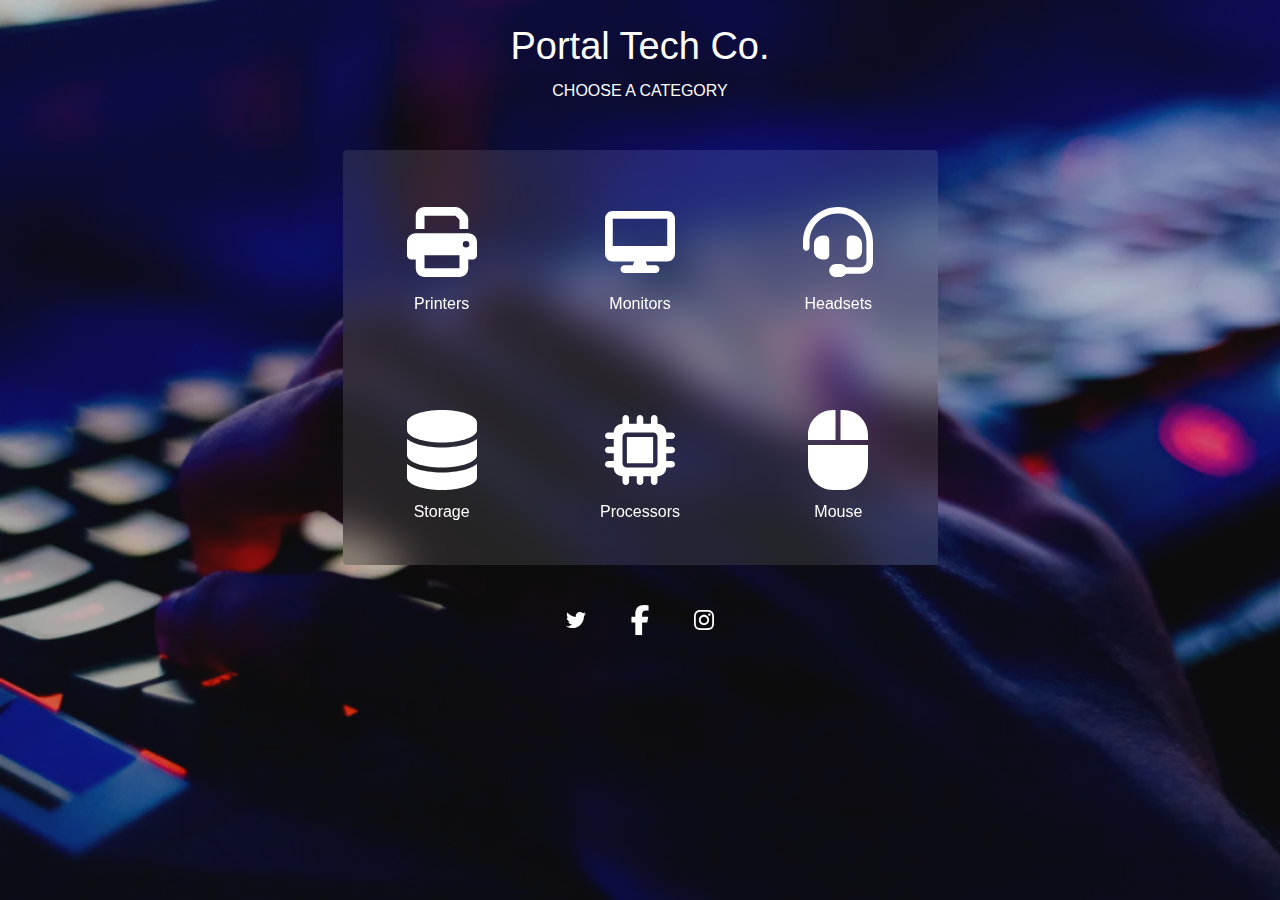
<file: index.html>
<!DOCTYPE html>
<html lang="en">
<head>
    <meta charset="UTF-8">
    <meta name="viewport" content="width=device-width, initial-scale=1.0">
    <title>Portal Tech Co.</title>
    <style>
        body {
            background-image: url(picture/bacground.png);
            background-size: cover;
            background-attachment: fixed;
            background-repeat: no-repeat;
            margin: 0px;
        }
        h1 {
            color: white;
            font-family: Arial, Helvetica, sans-serif;
            font-size: 38px;
            text-align: center;
            margin-bottom: 5px;
            font-weight: lighter;
        }

        h2 {
            text-transform: uppercase;
            font-size: 16px;
            color: white;
            font-family: Arial, Helvetica, sans-serif;
            text-align: center;
            margin-bottom: 5px;
            font-weight: lighter;
        }
        header{
            margin-bottom: 40px;
            width: 300px;
            margin-left: auto;
            margin-right: auto;
        }
        #menu {
            margin-left: auto;
            margin-right: auto;
            background-color: rgba(255, 255, 255, 0.103);
            backdrop-filter: blur(20px);
            max-width: 595px;
            width: 80%;
            height: 415px;
            border-radius: 4px;
            margin-bottom: 20px;
        }
       img {
        max-width: 70px;
        width: 40%;
        margin: auto;
        margin-top: 10px;
        padding: 50px;
       }
       p {
            color: white;
            font-family: Arial, Helvetica, sans-serif;
            font-size: 16px;
            text-align: center;
            margin-bottom: 5px;
            font-weight: lighter;
       }
       .top {
        display: flex;
        text-align: center;
        height: 50%;
        margin: 0px;
       }
       .bottom {
        display: flex;
        text-align: center;
      
        height: 50%;
        margin: 0px;
       }
       div {
        width: 100%;
        height: 130px;
        margin: 50px;
        padding: 0px;
       }
       .scale {
        margin: auto;
       }
       .paraf {
        color: rgb(255, 255, 255);
        margin-top: -5px;
 
        width: 98px;
        height: 23px;
        margin-left: auto;
        margin-right: auto;
       }
       a {
        text-decoration: none;
       }
        img{
            height: 80px;
            padding: 14px;
            margin: 0;
        }
        .scale:hover {
            scale: 1.2;
            transition-duration: 0.5s;
        }
        .scale:not(hover) {
            scale: 1;
            transition-duration: 0.4s;
        }
       .foot{
        width: 20px;
        padding: 20px;
        height: 30px;
        margin-top: 0px;
       }
       footer {
        text-align: center;
       }
    </style>
</head>
<body>
        <header>
            <h1>Portal Tech Co.</h1>
            <h2>choose a category</h2>
        </header>
        <main>
            <div id="menu">
               <div class="top">
                   <div class="scale"><a href=""><img src="picture/print.svg" alt=""><p class="paraf">Printers</p></a></div>
                   <div class="scale"><a href=""><img class="monitors" src="picture/monitors.svg" alt=""><p class="paraf">Monitors</p></a></div>
                   <div class="scale"><a href=""><img src="picture/headset.svg" alt=""><p class="paraf">Headsets</p></a></div>
               </div>
               <div class="bottom">
                    <div class="scale"><a href=""><img src="picture/storage.svg" alt=""><p class="paraf">Storage</p></a></div>
                    <div class="scale"><a href=""><img class="processors" src="picture/processors.svg" alt=""><p class="paraf">Processors</p></a></div>
                    <div class="scale"><a href=""><img class="mouse" src="picture/mouse.svg" alt=""><p class="paraf">Mouse</p></a></div>
               </div>
            </div>
        </main>
        <footer>
            <a href="https://x.com/"><img src="picture/twitter.svg" alt="" class="foot"></a>
            <a href="https://www.facebook.com/?locale=pl_PL"><img src="picture/facebook.svg" alt="" class="foot"></a>
            <a href="https://www.instagram.com/"><img src="picture/instagram.svg" alt="" class="foot"></a>
        </footer>
</body>
</html>
</file>
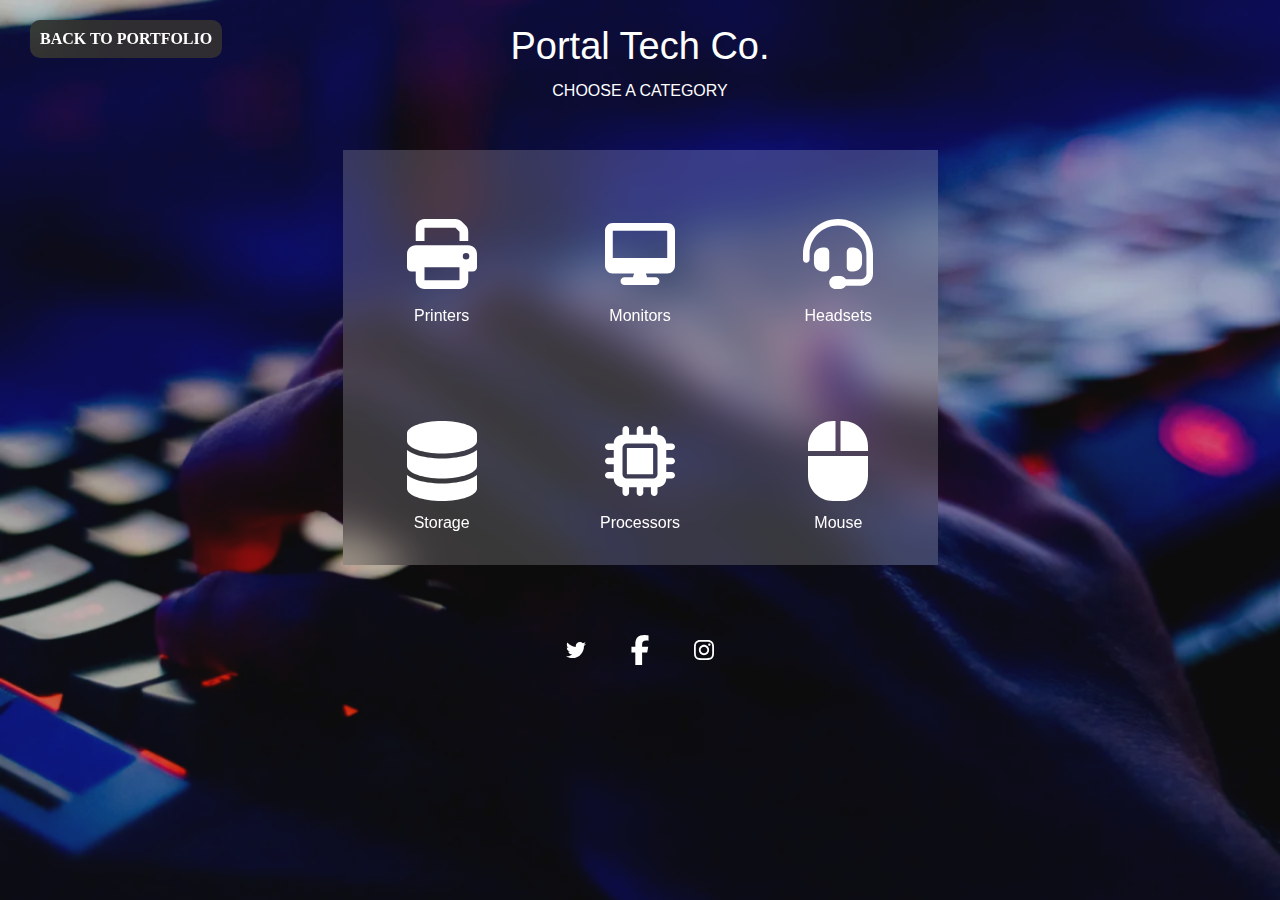
<file: PROJECT_1/index.html>
<!DOCTYPE html>
<html lang="en">
<head>
    <meta charset="UTF-8">
    <meta name="viewport" content="width=device-width, initial-scale=1.0">
    <title>Portal Tech Co.</title>
    <style>
        body {
            background-image: url(picture/bacground.png);
            background-size: cover;
            background-attachment: fixed;
            background-repeat: no-repeat;
            margin: 0px;
        }
        h1 {
            color: white;
            font-family: Arial, Helvetica, sans-serif;
            font-size: 38px;
            text-align: center;
            margin-bottom: 5px;
            font-weight: lighter;
        }

        h2 {
            text-transform: uppercase;
            font-size: 16px;
            color: white;
            font-family: Arial, Helvetica, sans-serif;
            text-align: center;
            margin-bottom: 5px;
            font-weight: lighter;
        }
        header{
            margin-bottom: 40px;
        }
        #menu {
            margin-left: auto;
            margin-right: auto;
            background-color: rgba(255, 255, 255, 0.185);
            backdrop-filter: blur(20px);
            width: 595px;
            height: 415px;
        }
       img {
        width: 70px;
        margin: auto;
        margin-top: 10px;
        padding: 50px;
       }
       p {
            color: white;
            font-family: Arial, Helvetica, sans-serif;
            font-size: 16px;
            text-align: center;
            margin-bottom: 5px;
            font-weight: lighter;
       }
       .top {
        display: flex;
        text-align: center;
        height: 50%;
        margin: 0px;
       }
       .bottom {
        display: flex;
        text-align: center;
      
        height: 50%;
        margin: 0px;
       }
       div {
        width: 100%;
        height: 130px;
        margin: 50px;
        padding: 0px;
       }
       .paraf {
        color: rgb(255, 255, 255);
        margin-top: -5px;
 
        width: 98px;
        height: 23px;
        margin-left: auto;
        margin-right: auto;
       }
       a {
        text-decoration: none;
       }
        img{
            height: 80px;
            padding: 14px;
            margin: 0;
        }
        .scale:hover {
            scale: 1.2;
            transition-duration: 0.5s;
        }
        .scale:not(hover) {
            scale: 1;
            transition-duration: 0.4s;
        }
       .foot{
        width: 20px;
        padding: 20px;
        height: 30px;
       }
       footer {
        text-align: center;
       }
       .back-button {
        color: white;
        font-weight: bold;
        position: absolute;
        top: 20px;
        left: 30px;
        background-color: rgba(206, 193, 8, 0.185);
        backdrop-filter: blur(20px);
        padding: 10px;
        border-radius: 10px;
       }
    </style>
</head>
<body>
        <header>
            <h1>Portal Tech Co.</h1>
            <h2>choose a category</h2>
            <a class="back-button scale"href="../../PORTFOLIO/index.html">BACK TO PORTFOLIO</a>
        </header>
        <main>
            <div id="menu">
               <div class="top">
                   <div class="scale"><a href=""><img src="picture/print.svg" alt=""><p class="paraf">Printers</p></a></div>
                   <div class="scale"><a href=""><img class="monitors" src="picture/monitors.svg" alt=""><p class="paraf">Monitors</p></a></div>
                   <div class="scale"><a href=""><img src="picture/headset.svg" alt=""><p class="paraf">Headsets</p></a></div>
               </div>
               <div class="bottom">
                    <div class="scale"><a href=""><img src="picture/storage.svg" alt=""><p class="paraf">Storage</p></a></div>
                    <div class="scale"><a href=""><img class="processors" src="picture/processors.svg" alt=""><p class="paraf">Processors</p></a></div>
                    <div class="scale"><a href=""><img class="mouse" src="picture/mouse.svg" alt=""><p class="paraf">Mouse</p></a></div>
               </div>
            </div>
        </main>
        <footer>
            <a href="https://x.com/"><img src="picture/twitter.svg" alt="" class="foot"></a>
            <a href="https://www.facebook.com/?locale=pl_PL"><img src="picture/facebook.svg" alt="" class="foot"></a>
            <a href="https://www.instagram.com/"><img src="picture/instagram.svg" alt="" class="foot"></a>
        </footer>
</body>
</html>
</file>
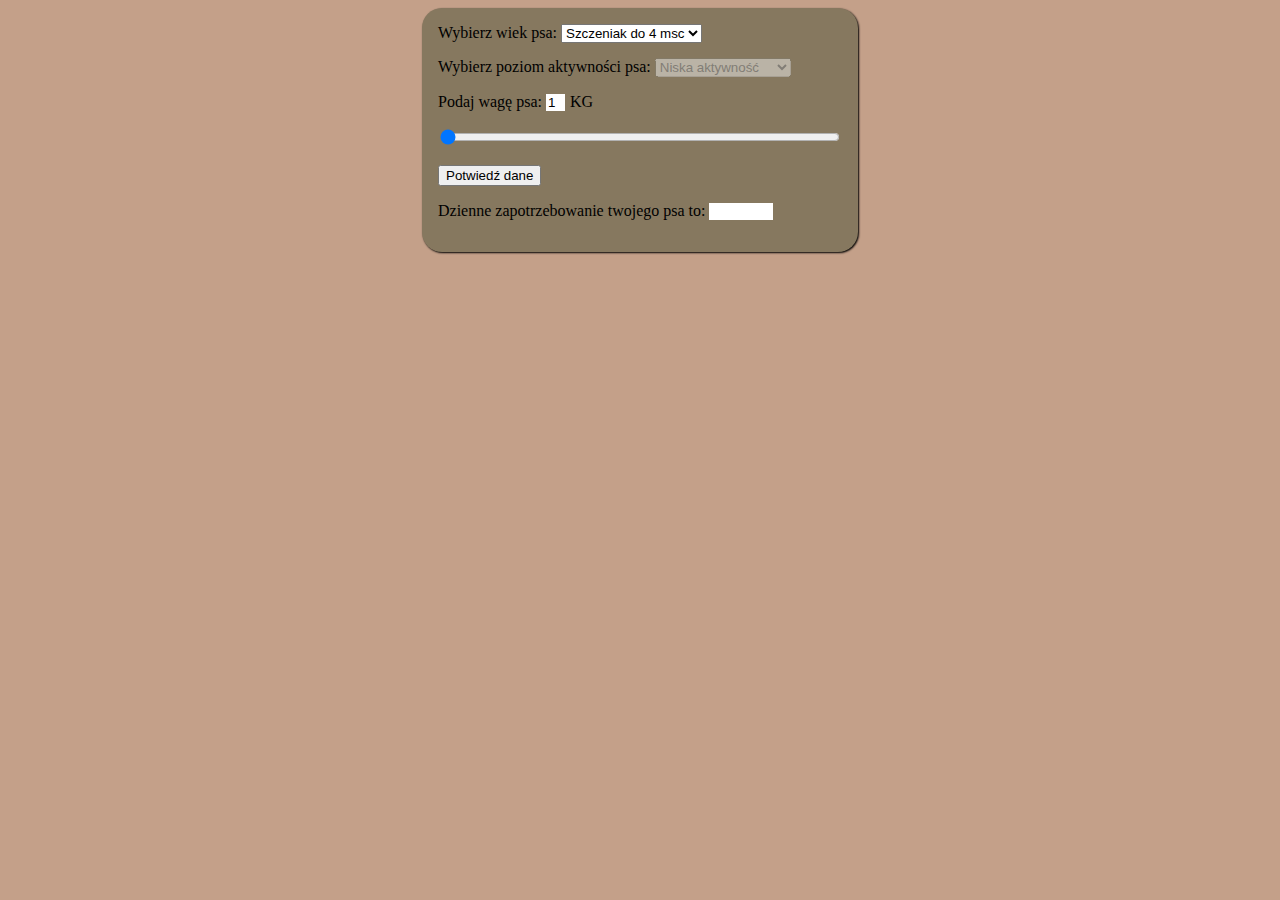
<file: PROJECT_2/index.html>
<!DOCTYPE html>
<html lang="en">
<head>
    <meta charset="UTF-8">
    <meta name="viewport" content="width=device-width, initial-scale=1.0">
    <title>Document</title>
</head>
<style>
    body{
        background-color: rgb(196, 160, 137);
    }
    #weight{
        width: 400px;
    }
    #outweight_input{
        width: 24px;

    }
    #kcal{
        width: 40px;
    }
    #result{
        width: 30px;
    }
    #result{
        border: none;
        width: 60px;
    }
    #age_id {
        margin-bottom: 15px;
    }
    #outweight_input{
        width: 15px;
        margin-right: 5px;
        border: none;
        color: black;
    }
    #weight_calculator {
        border-radius: 20px;
        background-color: rgb(134, 120, 95);
        border: none;
        box-shadow: 1px 1px 2px black;
    }
    .disabled{
        background-color: black;
    }
</style>
<body>

    
    <form>
        <dialog open id="weight_calculator">

            <label for="age">Wybierz wiek psa:</label>
        <select id="age_id" name="age">
            <option value="1">Szczeniak do 4 msc</option>
            <option value="2">Szczeniak od 4 msc</option>
            <option value="3">Dorosły od 12 msc</option>
            <option value="4">Senior</option>
        </select>
    </br>
            <label for="activity">Wybierz poziom aktywności psa:</label>
        <select id="activity_id" name="activity" disabled>
            <option value="1.4">Niska aktywność</option>
            <option value="1.6">Średnia aktywność</option>
            <option value="2">Wysoka aktywność</option>
        </select>

            <p>Podaj wagę psa: <input id="outweight_input" name="outweight" type="text" value="1" oninput="weight.value = this.value">KG<p>
            <p><input id="weight" type="range" name="weight" min="1" max="99" step="1" value="1" oninput="outweight.value = this.value">
            </p>
            
            <input id="submit" type="button" value="Potwiedź dane">
            <p>Dzienne zapotrzebowanie twojego psa to: <input type="text" name="" id="result"></p>

        </dialog>
    </form>
   


    <script>

        // RER=70×(masaciałapsawkg)^0,75; DER=RER×k 
         
         
        let dataWeight = document.getElementById("outweight_input");
        let dataActivity = document.getElementById("activity_id");
        let k = document.getElementById("age_id");
        let submit = document.getElementById("submit");
        let input = document.getElementById("result");
        

        let weight = parseInt(dataWeight.value);       
        let activity = parseFloat(dataActivity.value);    
        let result;

        console.log("waga:",weight);
        console.log("wspoczynnik wedlug aktywnosci:",activity);
        console.log("wspoczynnik wedlug wieku:",k.value);

        k.addEventListener("change", function (){
                if (k.value > 2) {
                    dataActivity.disabled = false;
                } else dataActivity.disabled = true;
                
                 
        });


        submit.addEventListener("click", function(){ 
        let dataWeight = document.getElementById("outweight_input");
        let dataActivity = document.getElementById("activity_id");
        let k = document.getElementById("age_id");
        let submit = document.getElementById("submit");
        let input = document.getElementById("result");
        

        let weight = parseInt(dataWeight.value);       
        let activity = parseFloat(dataActivity.value);    
        let result;

        console.log("waga:",weight);
        console.log("wspoczynnik wedlug aktywnosci:",activity);
        console.log("wspoczynnik wedlug wieku:",k.value);

        

        let calculate = function(activity, k) {
            
        if(k.value == 1){
            result = 3*(70*(weight)**0.75);
           
        } else if (k.value == 2) {
            result = 2*(70*(weight)**0.75);
        } else if (k.value == 3){
            result = activity*(70*(weight)**0.75);
        }else if (k.value == 4 && activity == 2){
            result = (activity-0.4)*(70*(weight)**0.75);
        }else if (k.value == 4){
            result = (activity-0.2)*(70*(weight)**0.75);
        }
        
         return console.log(result);
        };
       
        calculate(activity,k);

        console.log(dataActivity);
        
        input.value = `${parseInt(result)}kcal`;
        
        });

        
           
    </script>
</body>
</html>
</file>
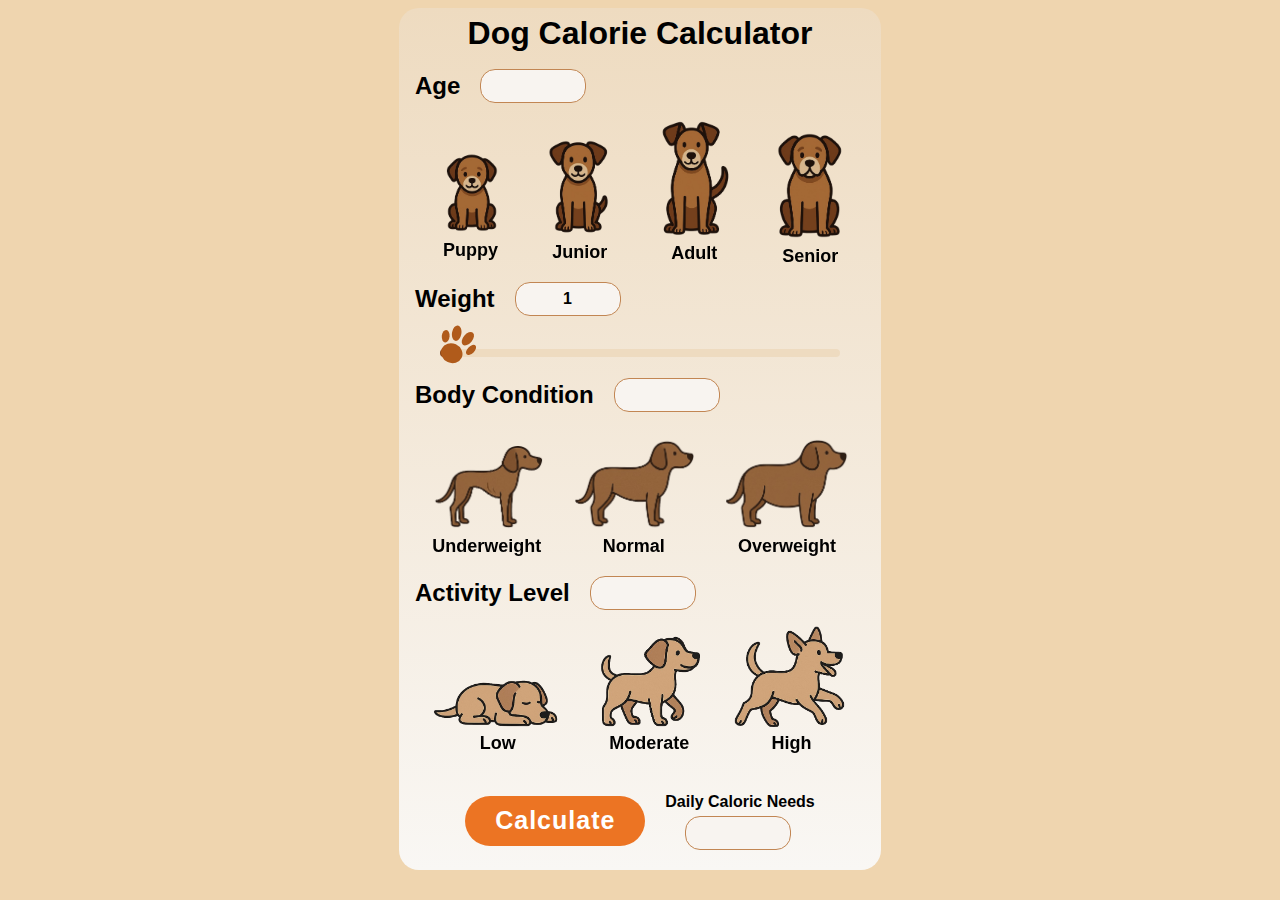
<file: PROJECT_3/index.html>
<!DOCTYPE html>
<html lang="en">
<head>
    <meta charset="UTF-8">
    <meta name="viewport" content="width=device-width, initial-scale=1.0">
    <title>Document</title>
</head>
<style>
    body{
        background-color: #efd5af;
        font-family: 'Lucida Sans', 'Lucida Sans Regular', 'Lucida Grande', 'Lucida Sans Unicode', Geneva, Verdana, sans-serif;
    }
    #weight{
        width: 400px;
        
    }
   .styled-range {
    -webkit-appearance: none;
    width: 400px;
    height: 8px;
    border-radius: 5px;
    background: linear-gradient(to right, #874418 50%, #efd5af 50%);
    outline: none;
    }

    /* Suwak (uchwyt) - Chrome/Safari */
    .styled-range::-webkit-slider-thumb {
    -webkit-appearance: none;
    height: 45px;
    width: 40px;
    background: url('step.svg') no-repeat center center;
    margin-left: var(--thumb-margin);
    cursor: pointer;
    
    margin-top: -12px; /* wyrównanie z torem */
    }

    /* Suwak - Firefox */
    .styled-range::-moz-range-thumb {
    height: 45px;
    width: 40px;
    background: url('step.svg') no-repeat center center;
    border-radius: 50%;
    cursor: pointer;
    margin-left: var(--thumb-margin);
    margin-top: -12px; /* wyrównanie z torem */
    }

    #kcal{
        width: 40px;
    }
   
   
    #age_id {
        margin-bottom: 15px;
        padding: 5px;
        font-weight: bold;
        
    }
    #activity_id {
        padding: 5px;
        font-weight: bold;
    }
   /* #outweight_input{
        width: 15px;
        margin-right: 5px;
        border: none;
        color: black; 
    } */
    #weight_calculator {
        border-radius: 20px;
        background: linear-gradient(to top, #f9f7f4 0%, #eedbc0 100%);
        border: none;
       /*  box-shadow: 1px 1px 2px black; */
       height: 830px;
       width: 450px;
       display: flex;
       flex-direction: column;

    }
    .disabled{
        background-color: black;
       
    }
    #weight_slider_div {
        margin-top: 10px;
        margin-left: auto;
        margin-right: auto;
    }
    #age_div, #weight_div, #body_div, #activity_div{
        display: flex;
        flex-wrap: nowrap;
        align-items: center;
       
    }
    #age_div h2{
        margin-left: 0px;
    }
   
    .input{
        border-radius: 15px;
        border: 1px solid  #c28653;
        background-color: #f8f4f0;
        width: 100px;
        height: 30px;
        margin-left: 20px;
        font-weight: bold;
        font-size: 16px;
        text-align: center;
    }
    #submit{
        border: none;
        border-radius: 25px;
        color: #ffffff;
        background-color: rgb(236, 116, 35);
        width: 180px;
        height: 50px;
        font-size: 25px;
        font-weight: bold;
        letter-spacing: 1px;
        margin-top: 15px;
    }
    #title_div{
        text-align: center;
        margin-top: -30px;
        
    }
    #title_div h1{
        margin-bottom: 0px;
    }
    #age_image_div{
       display: flex;
       width: 100%;
       flex-direction: row;
       flex-wrap: nowrap;
       justify-content: center;
       height: 145px;
    }
    #age_image_div p {
        margin-top: 0px;
    }
    #age_image_div .image {
        height: 100%;
    }
    #body_image_div{
       display: flex;
       width: 100%;
       flex-direction: row;
       flex-wrap: nowrap;
       justify-content: center;
    }
    #activity_image_div{
       display: flex;
       width: 100%;
       flex-direction: row;
       flex-wrap: nowrap;
       justify-content: center;
    }
    .image_age img{
       width: 60%;
       margin-left: auto;
       margin-right: auto;
    }
    .image_body img{
       width: 80%;
       margin-left: auto;
       margin-right: auto;
    }
    .image_activity img{
       width: 80%;
       margin-left: auto;
       margin-right: auto;
    }
    .image_age {
        display: block;
        text-align: center;
        font-weight: bold;
        font-size: large;
        height: 165px;
    }
    .image_body {
        display: block;
        text-align: center;
        font-weight: bold;
        font-size: large;
        height: 165px;
    }
    .image_activity {
        display: block;
        text-align: center;
        font-weight: bold;
        font-size: large;
        height: 165px;
    }
    #body_image_div{
        height: 130px;
    }
    #body_image_div p{
        margin-top: -5px;
    }
    .image_body{
        height: 130px;
    }
    #activity_image_div {
        height: 130px;
    }
    .image_activity{
        height: 135px;
    }
    .image_activity p{
        margin-top: 0px;
    }
    #submit_div {
        display: flex;
        margin-top: 20px;
        align-items: center;
       justify-content: center;

    }
     #submit_div_2{
       margin-left: 20px;
       font-weight: bold;
    }
    #submit_div_2 p {
        margin-bottom: 5px;
    }
    .image_activity:hover, .image_body:hover, .image_age:hover{
        cursor: pointer;
        transform: scale(1.2);
       
       
    }
    #submit:hover{
        cursor: pointer;
    }
    #submit:active{
        scale: 1.1;
        transition: 200ms;
    }
    #submit{
        transition: all 300ms ease;
    }

    .selected {
    
        filter: saturate(130%) brightness(1.2) drop-shadow(3px -3px 4px rgb(58, 36, 24));
        transform: scale(1.1);
        transition: all 200ms ease;
        
        
    }
    .image_activity, .image_body, .image_age{
        filter: brightness(0.90) saturate(85%);
        transition: all 200ms ease;
       
    }

    .input_info{
        color: rgb(241, 42, 42);
        width: 150px;
        font-size: 12px;
        background-color: #ecd8c6;
    }
   
</style>
<body>

    
    <form>
        <dialog open id="weight_calculator">

            <div id="title_div"><h1>Dog Calorie Calculator</h1></div>

            <div id="age_div"> <!-- <label for="age">Wybierz wiek psa:</label> !-->
                <h2>Age</h2> <input class="input" id="age_input" type="text" value="">
                
                 <!--
                <select id="age_id" name="age">
                    <option value="1">Szczeniak do 4 msc</option>
                    <option value="2">Szczeniak od 4 msc</option>
                    <option value="3" >Dorosły od 12 msc</option>
                    <option value="4">Senior</option>
                    <option value="0" selected style="display: none;">WYBIERZ WIEK PSA</option>
                </select> !-->
            </div>

            <div id="age_image_div">
                    <div id="puppy" class="image_age"><img style="padding-top: 30px;" src="puppy.png" data-value="Puppy" alt=""><p>Puppy</p> </div>
                    <div id="junior" class="image_age"><img style="padding-top: 20px;"src="junior.png"  data-value="Junior" alt=""><p>Junior</p></div>
                    <div id="adult" class="image_age"><img src="adult.png"  data-value="Adult" alt=""><p>Adult</p></div>
                    <div id="senior" class="image_age"><img style="padding-top: 10px;" src="senior.png"  data-value="Senior" alt=""><p>Senior</p></div>
                </div>
              
            <div id="weight_div">
                <h2>Weight</h2> <input class="input" readonly id="outweight_input" name="outweight" type="text" value="1" oninput="weight.value = this.value"> 
            </div>

              <div id="weight_slider_div">
                    
                    <input id="range" class="styled-range" type="range" name="weight" min="1" max="99" step="1" value="1"  oninput="outweight.value = this.value ">
                   
                </div>

            <div id="body_div">
                <h2>Body Condition</h2> <input class="input" readonly id="body_input" type="text">
            </div>
            <div id="body_image_div">
                    <div class="image_body"><img style="padding-top: 13px;" data-value="Underweight" src="underweight.png" alt=""><p>Underweight</p> </div>
                    <div class="image_body"><img data-value="Normal" src="normal.png" alt=""><p style="margin-top: -7px;">Normal</p></div>
                    <div class="image_body"><img style="padding-top: 5px;" data-value="Overweight" src="overweight.png" alt=""><p style="padding-top: 5px;">Overweight</p></div>
                </div>
               
        <!-- <label for="activity">Wybierz poziom aktywności psa:</label> !-->  
         <div id="activity_div">
               <h2>Activity Level</h2> <input readonly class="input" id="activity_input" type="text">
              <!--    <select id="activity_id" name="activity">
                    <option value="1.4">Niska aktywność</option>
                    <option value="1.6">Średnia aktywność</option>
                    <option value="2">Wysoka aktywność</option>
                     <option value="0" selected style="display: none;">WYBIERZ AKTYWNOŚĆ PSA</option>
                </select>  !-->
            </div>
            <div id="activity_image_div">
                    <div class="image_activity"><img style="padding-top: 43px;" src="low.png" data-value="Low"  alt=""><p>Low</p> </div>
                    <div class="image_activity"><img style="padding-top: 5px;"src="moderate.png" data-value="Moderate" alt=""><p>Moderate</p></div>
                    <div class="image_activity"><img style="margin-top: -10px;"src="high.png" data-value="High" alt=""><p style="margin-top: -6px;">High</p></div>
                </div>
          

            <div id="submit_div">
                    <input id="submit" type="button" value="Calculate">
                    <div id="submit_div_2">
                        <p>Daily Caloric Needs</p>
                    <input class="input" type="text" name="" id="result">
                    </div>
                    
            </div>      
                    
                    

        </dialog>
    </form>
   


    <script>

        // suwak 

           const range = document.getElementById('range');

           const range1 = document.getElementById('range');
  
            function updateBackground(el) {
            const val = (el.value - el.min) / (el.max - el.min) * 100+1;
            el.style.background = `linear-gradient(to right, #874418 ${val}%, #eedbc0 ${val}%)`;
            
            return margin = (String(Math.round(val/5))+"px") 
           
            }

            // icon
            let ageInput = document.getElementById('age_input');
            let bodyInput = document.getElementById('body_input');
            let activityInput = document.getElementById('activity_input');
                  
            //calculate

            function calculate(){

                      let age = 0;
                      let body = 0;
                      let activity = 0

                document.querySelectorAll('#age_image_div img').forEach(imgAge => {
                    imgAge.addEventListener('click', () => {
                    age = imgAge.getAttribute('data-value');
                    ageInput.value = age;
                    console.log('Wybrano wiek:', age);
                    if(age === "Puppy"){
                        document.querySelectorAll('#age_image_div img').forEach(el => {
                        el.classList.remove('selected');
                        });
                         document.querySelectorAll('#body_image_div img').forEach(el => {
                        el.classList.remove('selected');
                        });
                         document.querySelectorAll('#activity_image_div img').forEach(el => {
                        el.classList.remove('selected');
                        });
                        activityInput.value = "No calculation for Puppy";
                        bodyInput.value = "No calculation for Puppy";
                        bodyInput.classList.add("input_info")
                        activityInput.classList.add("input_info")
                        activity = "";
                        body = "";

                    }else
                    document.querySelectorAll('#age_image_div img').forEach(el => {
                        el.classList.remove('selected');
                        bodyInput.classList.remove('input_info');
                        activityInput.classList.remove('input_info');
                        

                        activityInput.value = activity;
                        bodyInput.value = body;
                        });
                        
                        

                        imgAge.classList.add("selected")  
                    
                    
                
                   });
                             
                });
            
           
                document.querySelectorAll('#body_image_div img').forEach(imgBody => {
                    imgBody.addEventListener('click', () => {
                    body = imgBody.getAttribute('data-value');
                    bodyInput.value = body;
                    console.log('Wybrano cialo:', body);
                        console.log('Wybrano wiek:', age);
                    if(age === "Puppy"){
                        document.querySelectorAll('#age_image_div img').forEach(el => {
                        el.classList.remove('selected');
                        });
                         document.querySelectorAll('#body_image_div img').forEach(el => {
                        el.classList.remove('selected');
                        });
                         document.querySelectorAll('#activity_image_div img').forEach(el => {
                        el.classList.remove('selected');
                        });
                        age = 0;
                        ageInput.value = ""
                        bodyInput.classList.remove('input_info');
                        activityInput.classList.add("input_info")
                     } else    
                         document.querySelectorAll('#body_image_div img').forEach(el => {
                        el.classList.remove('selected');
                        bodyInput.classList.remove('input_info');
                        activityInput.classList.remove('input_info');

                        });

                    imgBody.classList.add("selected")  
                    });
                                
                });
          
                
               
            
                document.querySelectorAll('#activity_image_div img').forEach(imgActivity => {
                    imgActivity.addEventListener('click', () => {
                    activity = imgActivity.getAttribute('data-value');
                    activityInput.value = activity;
                    console.log('Wybrano aktywnosc:', activity);
                    console.log('Wybrano wiek:', age);
                    if(age === "Puppy"){
                        document.querySelectorAll('#age_image_div img').forEach(el => {
                        el.classList.remove('selected');
                        });
                         document.querySelectorAll('#body_image_div img').forEach(el => {
                        el.classList.remove('selected');
                        });
                         document.querySelectorAll('#activity_image_div img').forEach(el => {
                        el.classList.remove('selected');
                        });
                        age = 0;
                        ageInput.value = ""
                        bodyInput.classList.remove('input_info');
                        activityInput.classList.add("input_info")
                        } else    
                        document.querySelectorAll('#activity_image_div img').forEach(el => {
                        el.classList.remove('selected');
                        bodyInput.classList.remove('input_info');
                        activityInput.classList.remove('input_info');

                        });

                        imgActivity.classList.add("selected")  

                    
                    });
                           
                });
                        let submit = document.getElementById("submit");
                        let result = document.getElementById("result");
                        let weight = document.getElementById('outweight_input');
                        
                     

                            submit.addEventListener('click', () => {
                            let w = 0;
                            let b = 0;

                                if(body === "Normal"){
                                    b = 1;
                                }else if (body === "Underweight"){
                                    b = 1.2;
                                }else if (body === "Overweight"){
                                    b = 0.8;
                                }
                            // puppy
                                if(age === "Puppy") {
                                    w = 3;
                                    b = 1;
                                } 
                            // junior
                                if (age === "Junior" && activity === "Moderate") {
                                    w = 2;
                                } else if (age === "Junior" && activity === "Low"){
                                    w = 1.8
                                } else if (age === "Junior" && activity === "High"){
                                    w = 2.2
                                }
                            // adult 
                                if (age === "Adult" && activity === "Moderate") {
                                    w = 1.6;
                                } else if (age === "Adult" && activity === "Low") {
                                    w = 1.4;
                                } else if (age === "Adult" && activity === "High") {
                                    w = 2;
                                }
                            // senior
                                 if (age === "Senior" && activity === "Moderate") {
                                    w = 1.4;
                                } else if (age === "Senior" && activity === "Low") {
                                    w = 1.2;
                                } else if (age === "Senior" && activity === "High") {
                                    w = 1.8;
                                }
                                

                            const rer = 70*((parseInt(weight.value))**0.75);
                            let multiply = b * w;
                            let der = rer * multiply;
                            
                            result.value = Math.round(der);
                            console.log("waga psa:", weight.value , "wiek psa:",age, "body:", body, "activity:", activity, "rer:", rer)
                            
                        })
                        
       

           

         }

         calculate();
           
           
            range1.addEventListener('input', () => {
            range1.style.setProperty('--thumb-margin', this.margin);
        });

            range.addEventListener('input', function () {
            updateBackground(this);
            });

            // inicjalizacja
            updateBackground(range);

       
           
       

        

       



        // RER=70×(masaciałapsawkg)^0,75; DER=RER×k 
         
/*      
        let dataWeight = document.getElementById("outweight_input");
        let dataActivity = document.getElementById("activity_id");
        let k = document.getElementById("age_id");
        let submit = document.getElementById("submit");
        let input = document.getElementById("result");
        

        let weight = parseInt(dataWeight.value);       
  // let activity = parseFloat(dataActivity.value);    
        let result;

        console.log("waga:",weight);
  //  console.log("wspoczynnik wedlug aktywnosci:",activity);
  //      console.log("wspoczynnik wedlug wieku:",k.value);

        k.addEventListener("change", function (){
                if (k.value > 2) {
                    dataActivity.disabled = false;
                } else dataActivity.disabled = true;
                
                 
        });


        submit.addEventListener("click", function(){ 
        let dataWeight = document.getElementById("outweight_input");
        let dataActivity = document.getElementById("activity_id");
        let k = document.getElementById("age_id");
        let submit = document.getElementById("submit");
        let input = document.getElementById("result");
        

        let weight = parseInt(dataWeight.value);       
        let activity = "brak";
        activity = parseFloat(dataActivity.value);    
        let result;

        console.log("waga:",weight);
        console.log("wspoczynnik wedlug aktywnosci:",activity);
        console.log("wspoczynnik wedlug wieku:",k.value);

        

        let calculate = function(activity, k) {
        
        if(k.value == 1){
            result = 3*(70*(weight)**0.75);
           
        } else if (k.value == 2) {
            result = 2*(70*(weight)**0.75);
        } else if (k.value == 3 && activity !== 0){
            result = activity*(70*(weight)**0.75);
        }else if (k.value == 4 && activity == 2){
            result = (activity-0.4)*(70*(weight)**0.75);
        }else if (k.value == 4 && activity !== 0){
            result = (activity-0.2)*(70*(weight)**0.75);
        } else if (activity === 0) {
            result = "BRAK DANYCH"
            input.style.color = "red";
            return console.log(result);
        }else if (k.value == 0 && activity !== 0){
            result = "BRAK DANYCH"
            return console.log(result);
        }else
           
         return console.log(result);
        };
       
        calculate(activity,k);

        console.log(dataActivity);
        
        
       
       
        if(activity === 0 && k.value == 0){
            input.value = `BRAK DANYCH`;
            input.style.width = "100px";
            input.style.color = "red";
           
        } else if (activity === 0 && k.value >= 3 ){
            input.value = result;
            input.style.width = "100px";
             input.value = `BRAK DANYCH`;
           
        } else if(k.value == 0 && activity !== 0) {
             input.value = `BRAK DANYCH`;
            input.style.width = "100px";
            input.style.color = "red";
        } else {
            input.style.color = "black";
            input.style.width = "60px";
           
            input.value = `${parseInt(result)} kcal`;
        } 
        

        
        
        });

*/

        
           
    </script>
</body>
</html>
</file>
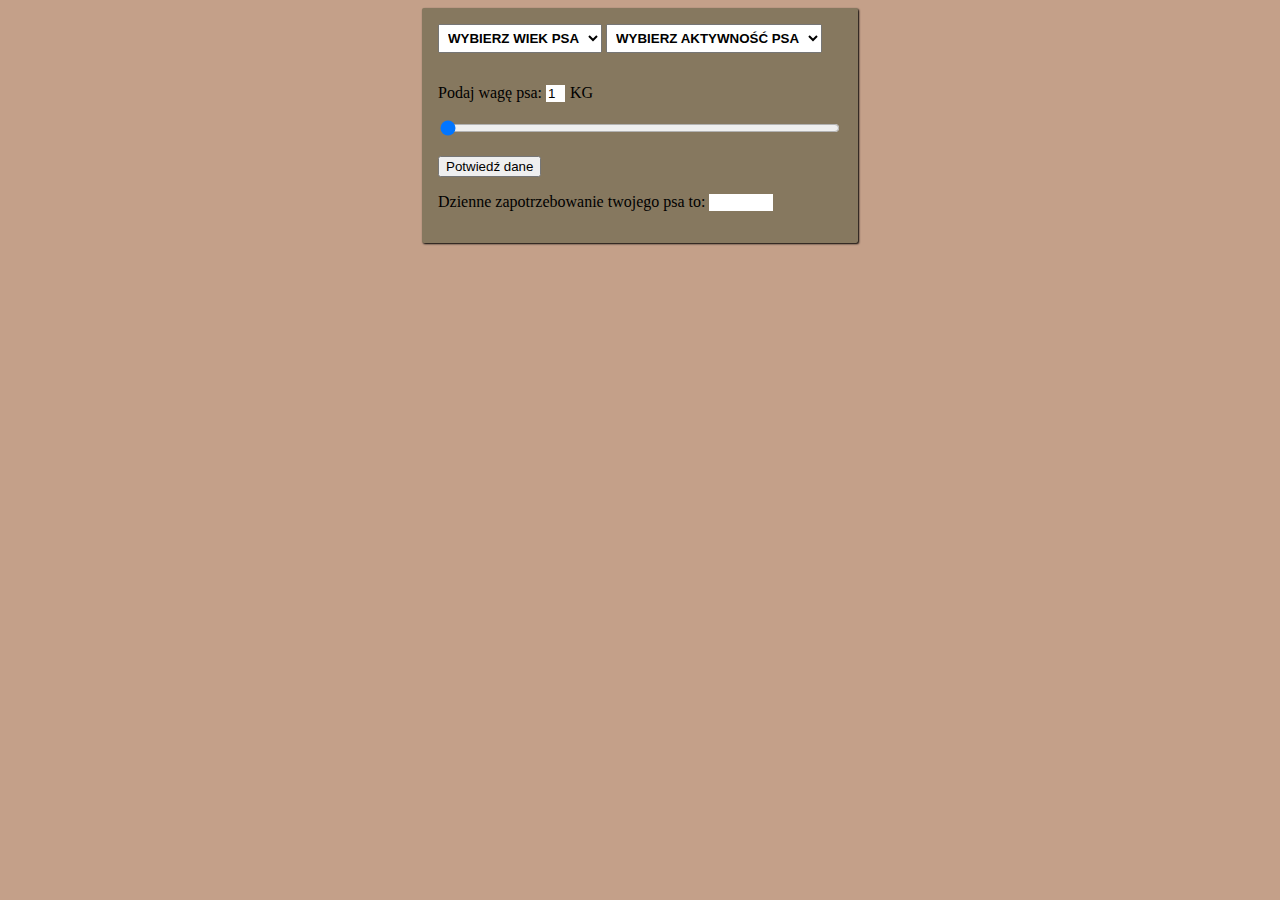
<file: PROJECT_3/test_obliczanie_wagi_psa_okna — kopia.html>
<!DOCTYPE html>
<html lang="en">
<head>
    <meta charset="UTF-8">
    <meta name="viewport" content="width=device-width, initial-scale=1.0">
    <title>Document</title>
</head>
<style>
    body{
        background-color: rgb(196, 160, 137);
    }
    #weight{
        width: 400px;
    }
    #outweight_input{
        width: 24px;

    }
    #kcal{
        width: 40px;
    }
    #result{
        width: 30px;
    }
    #result{
        border: none;
        width: 60px;
        text-align: center;
        font-weight: bold;
    }
    #age_id {
        margin-bottom: 15px;
        padding: 5px;
        font-weight: bold;
        
    }
    #activity_id {
        padding: 5px;
        font-weight: bold;
    }
    #outweight_input{
        width: 15px;
        margin-right: 5px;
        border: none;
        color: black;
    }
    #weight_calculator {
        border-radius: 2px;
        background-color: rgb(134, 120, 95);
        border: none;
        box-shadow: 1px 1px 2px black;
    }
    .disabled{
        background-color: black;
    }
</style>
<body>

    
    <form>
        <dialog open id="weight_calculator">

           <!-- <label for="age">Wybierz wiek psa:</label> !-->
        <select id="age_id" name="age">
            <option value="1">Szczeniak do 4 msc</option>
            <option value="2">Szczeniak od 4 msc</option>
            <option value="3"  >Dorosły od 12 msc</option>
            <option value="4">Senior</option>
            <option value="0" selected style="display: none;">WYBIERZ WIEK PSA</option>
        </select>
    
           <!-- <label for="activity">Wybierz poziom aktywności psa:</label> !-->
        <select id="activity_id" name="activity">
            <option value="1.4">Niska aktywność</option>
            <option value="1.6">Średnia aktywność</option>
            <option value="2">Wysoka aktywność</option>
            <option value="0" selected style="display: none;">WYBIERZ AKTYWNOŚĆ PSA</option>
        </select>

            <p>Podaj wagę psa: <input id="outweight_input" name="outweight" type="text" value="1" oninput="weight.value = this.value">KG<p>
            <p><input id="weight" type="range" name="weight" min="1" max="99" step="1" value="1" oninput="outweight.value = this.value">
            </p>
            
            <input id="submit" type="button" value="Potwiedź dane">
            <p>Dzienne zapotrzebowanie twojego psa to: <input type="text" name="" id="result"></p>

        </dialog>
    </form>
   


    <script>

        // RER=70×(masaciałapsawkg)^0,75; DER=RER×k 
         
         
        let dataWeight = document.getElementById("outweight_input");
        let dataActivity = document.getElementById("activity_id");
        let k = document.getElementById("age_id");
        let submit = document.getElementById("submit");
        let input = document.getElementById("result");
        

        let weight = parseInt(dataWeight.value);       
        let activity = parseFloat(dataActivity.value);    
        let result;

        console.log("waga:",weight);
        console.log("wspoczynnik wedlug aktywnosci:",activity);
        console.log("wspoczynnik wedlug wieku:",k.value);

        k.addEventListener("change", function (){
                if (k.value > 2) {
                    dataActivity.disabled = false;
                } else dataActivity.disabled = true;
                
                 
        });


        submit.addEventListener("click", function(){ 
        let dataWeight = document.getElementById("outweight_input");
        let dataActivity = document.getElementById("activity_id");
        let k = document.getElementById("age_id");
        let submit = document.getElementById("submit");
        let input = document.getElementById("result");
        

        let weight = parseInt(dataWeight.value);       
        let activity = "brak";
        activity = parseFloat(dataActivity.value);    
        let result;

        console.log("waga:",weight);
        console.log("wspoczynnik wedlug aktywnosci:",activity);
        console.log("wspoczynnik wedlug wieku:",k.value);

        

        let calculate = function(activity, k) {
        
        if(k.value == 1){
            result = 3*(70*(weight)**0.75);
           
        } else if (k.value == 2) {
            result = 2*(70*(weight)**0.75);
        } else if (k.value == 3 && activity !== 0){
            result = activity*(70*(weight)**0.75);
        }else if (k.value == 4 && activity == 2){
            result = (activity-0.4)*(70*(weight)**0.75);
        }else if (k.value == 4 && activity !== 0){
            result = (activity-0.2)*(70*(weight)**0.75);
        } else if (activity === 0) {
            result = "BRAK DANYCH"
            input.style.color = "red";
            return console.log(result);
        }else if (k.value == 0 && activity !== 0){
            result = "BRAK DANYCH"
            return console.log(result);
        }else
           
         return console.log(result);
        };
       
        calculate(activity,k);

        console.log(dataActivity);
        
        
       
       
        if(activity === 0 && k.value == 0){
            input.value = `BRAK DANYCH`;
            input.style.width = "100px";
            input.style.color = "red";
           
        } else if (activity === 0 && k.value >= 3 ){
            input.value = result;
            input.style.width = "100px";
             input.value = `BRAK DANYCH`;
           
        } else if(k.value == 0 && activity !== 0) {
             input.value = `BRAK DANYCH`;
            input.style.width = "100px";
            input.style.color = "red";
        } else {
            input.style.color = "black";
            input.style.width = "60px";
           
            input.value = `${parseInt(result)} kcal`;
        } 
        

        
        
        });

        
           
    </script>
</body>
</html>
</file>
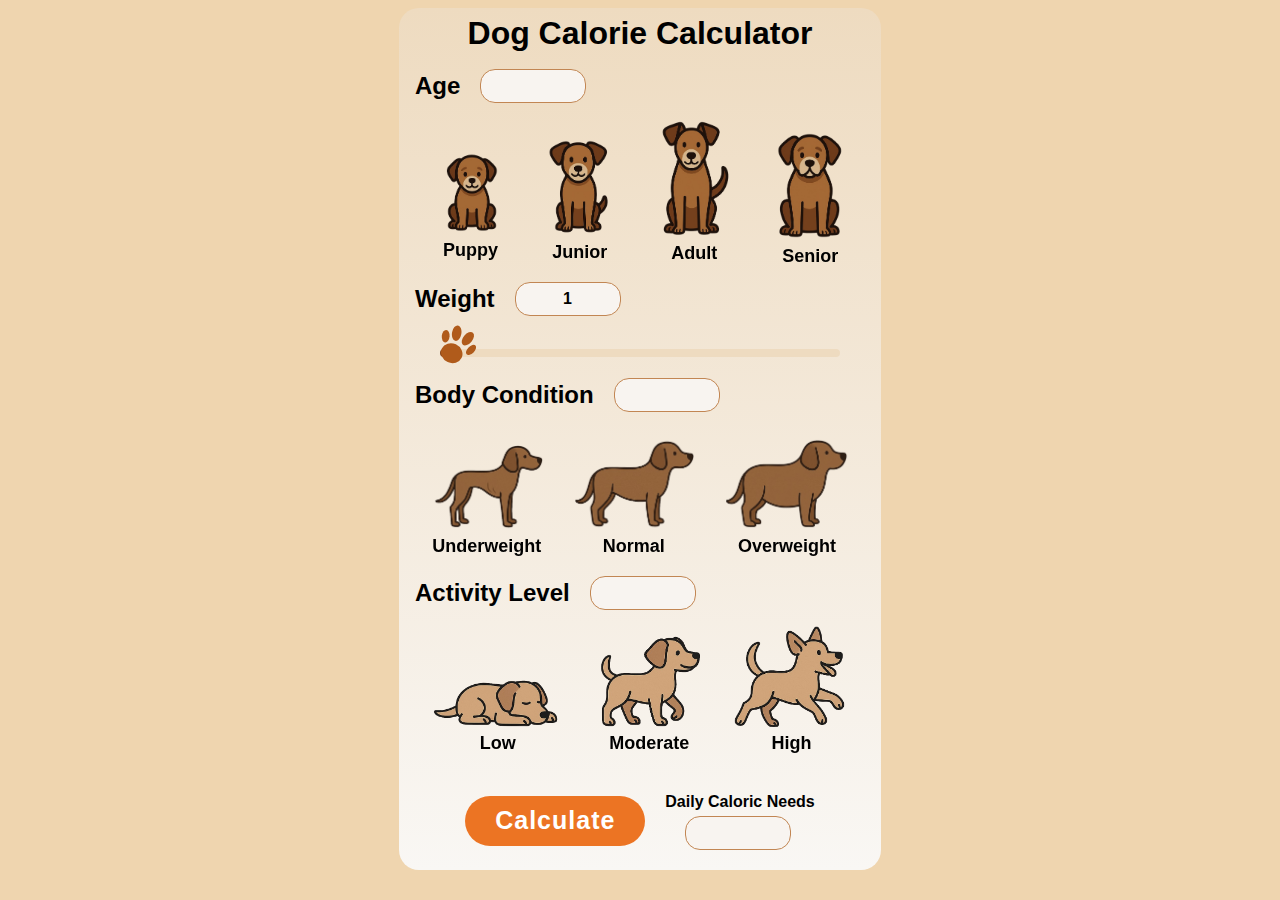
<file: PROJECT_3/test_obliczanie_wagi_psa_okna.html>
<!DOCTYPE html>
<html lang="en">
<head>
    <meta charset="UTF-8">
    <meta name="viewport" content="width=device-width, initial-scale=1.0">
    <title>Document</title>
</head>
<style>
    body{
        background-color: #efd5af;
        font-family: 'Lucida Sans', 'Lucida Sans Regular', 'Lucida Grande', 'Lucida Sans Unicode', Geneva, Verdana, sans-serif;
    }
    #weight{
        width: 400px;
        
    }
   .styled-range {
    -webkit-appearance: none;
    width: 400px;
    height: 8px;
    border-radius: 5px;
    background: linear-gradient(to right, #874418 50%, #efd5af 50%);
    outline: none;
    }

    /* Suwak (uchwyt) - Chrome/Safari */
    .styled-range::-webkit-slider-thumb {
    -webkit-appearance: none;
    height: 45px;
    width: 40px;
    background: url('step.svg') no-repeat center center;
    margin-left: var(--thumb-margin);
    cursor: pointer;
    
    margin-top: -12px; /* wyrównanie z torem */
    }

    /* Suwak - Firefox */
    .styled-range::-moz-range-thumb {
    height: 45px;
    width: 40px;
    background: url('step.svg') no-repeat center center;
    border-radius: 50%;
    cursor: pointer;
    margin-left: var(--thumb-margin);
    margin-top: -12px; /* wyrównanie z torem */
    }

    #kcal{
        width: 40px;
    }
   
   
    #age_id {
        margin-bottom: 15px;
        padding: 5px;
        font-weight: bold;
        
    }
    #activity_id {
        padding: 5px;
        font-weight: bold;
    }
   /* #outweight_input{
        width: 15px;
        margin-right: 5px;
        border: none;
        color: black; 
    } */
    #weight_calculator {
        border-radius: 20px;
        background: linear-gradient(to top, #f9f7f4 0%, #eedbc0 100%);
        border: none;
       /*  box-shadow: 1px 1px 2px black; */
       height: 830px;
       width: 450px;
       display: flex;
       flex-direction: column;

    }
    .disabled{
        background-color: black;
       
    }
    #weight_slider_div {
        margin-top: 10px;
        margin-left: auto;
        margin-right: auto;
    }
    #age_div, #weight_div, #body_div, #activity_div{
        display: flex;
        flex-wrap: nowrap;
        align-items: center;
       
    }
    #age_div h2{
        margin-left: 0px;
    }
   
    .input{
        border-radius: 15px;
        border: 1px solid  #c28653;
        background-color: #f8f4f0;
        width: 100px;
        height: 30px;
        margin-left: 20px;
        font-weight: bold;
        font-size: 16px;
        text-align: center;
    }
    #submit{
        border: none;
        border-radius: 25px;
        color: #ffffff;
        background-color: rgb(236, 116, 35);
        width: 180px;
        height: 50px;
        font-size: 25px;
        font-weight: bold;
        letter-spacing: 1px;
        margin-top: 15px;
    }
    #title_div{
        text-align: center;
        margin-top: -30px;
        
    }
    #title_div h1{
        margin-bottom: 0px;
    }
    #age_image_div{
       display: flex;
       width: 100%;
       flex-direction: row;
       flex-wrap: nowrap;
       justify-content: center;
       height: 145px;
    }
    #age_image_div p {
        margin-top: 0px;
    }
    #age_image_div .image {
        height: 100%;
    }
    #body_image_div{
       display: flex;
       width: 100%;
       flex-direction: row;
       flex-wrap: nowrap;
       justify-content: center;
    }
    #activity_image_div{
       display: flex;
       width: 100%;
       flex-direction: row;
       flex-wrap: nowrap;
       justify-content: center;
    }
    .image_age img{
       width: 60%;
       margin-left: auto;
       margin-right: auto;
    }
    .image_body img{
       width: 80%;
       margin-left: auto;
       margin-right: auto;
    }
    .image_activity img{
       width: 80%;
       margin-left: auto;
       margin-right: auto;
    }
    .image_age {
        display: block;
        text-align: center;
        font-weight: bold;
        font-size: large;
        height: 165px;
    }
    .image_body {
        display: block;
        text-align: center;
        font-weight: bold;
        font-size: large;
        height: 165px;
    }
    .image_activity {
        display: block;
        text-align: center;
        font-weight: bold;
        font-size: large;
        height: 165px;
    }
    #body_image_div{
        height: 130px;
    }
    #body_image_div p{
        margin-top: -5px;
    }
    .image_body{
        height: 130px;
    }
    #activity_image_div {
        height: 130px;
    }
    .image_activity{
        height: 135px;
    }
    .image_activity p{
        margin-top: 0px;
    }
    #submit_div {
        display: flex;
        margin-top: 20px;
        align-items: center;
       justify-content: center;

    }
     #submit_div_2{
       margin-left: 20px;
       font-weight: bold;
    }
    #submit_div_2 p {
        margin-bottom: 5px;
    }
    .image_activity:hover, .image_body:hover, .image_age:hover{
        cursor: pointer;
        transform: scale(1.2);
       
       
    }
    #submit:hover{
        cursor: pointer;
    }
    #submit:active{
        scale: 1.1;
        transition: 200ms;
    }
    #submit{
        transition: all 300ms ease;
    }

    .selected {
    
        filter: saturate(130%) brightness(1.2) drop-shadow(3px -3px 4px rgb(58, 36, 24));
        transform: scale(1.2);
        transition: all 300ms ease;
        
        
    }
    .image_activity, .image_body, .image_age{
        filter: brightness(0.90) saturate(85%);
        transition: all 300ms ease;
       
    }

    .input_info{
        color: rgb(241, 42, 42);
        width: 150px;
        font-size: 12px;
        background-color: #ecd8c6;
    }
   
</style>
<body>

    
    <form>
        <dialog open id="weight_calculator">

            <div id="title_div"><h1>Dog Calorie Calculator</h1></div>

            <div id="age_div"> <!-- <label for="age">Wybierz wiek psa:</label> !-->
                <h2>Age</h2> <input class="input" id="age_input" type="text" value="">
                
                 <!--
                <select id="age_id" name="age">
                    <option value="1">Szczeniak do 4 msc</option>
                    <option value="2">Szczeniak od 4 msc</option>
                    <option value="3" >Dorosły od 12 msc</option>
                    <option value="4">Senior</option>
                    <option value="0" selected style="display: none;">WYBIERZ WIEK PSA</option>
                </select> !-->
            </div>

            <div id="age_image_div">
                    <div id="puppy" class="image_age"><img style="padding-top: 30px;" src="puppy.png" data-value="Puppy" alt=""><p>Puppy</p> </div>
                    <div id="junior" class="image_age"><img style="padding-top: 20px;"src="junior.png"  data-value="Junior" alt=""><p>Junior</p></div>
                    <div id="adult" class="image_age"><img src="adult.png"  data-value="Adult" alt=""><p>Adult</p></div>
                    <div id="senior" class="image_age"><img style="padding-top: 10px;" src="senior.png"  data-value="Senior" alt=""><p>Senior</p></div>
                </div>
              
            <div id="weight_div">
                <h2>Weight</h2> <input readonly class="input" id="outweight_input" name="outweight" type="text" value="1" oninput="weight.value = this.value"> 
            </div>

              <div id="weight_slider_div">
                    
                    <input id="range" class="styled-range" type="range" name="weight" min="1" max="99" step="1" value="1"  oninput="outweight.value = this.value ">
                   
                </div>

            <div id="body_div">
                <h2>Body Condition</h2> <input class="input" readonly id="body_input" type="text">
            </div>
            <div id="body_image_div">
                    <div class="image_body"><img style="padding-top: 13px;" data-value="Underweight" src="underweight.png" alt=""><p>Underweight</p> </div>
                    <div class="image_body"><img data-value="Normal" src="normal.png" alt=""><p style="margin-top: -7px;">Normal</p></div>
                    <div class="image_body"><img style="padding-top: 5px;" data-value="Overweight" src="overweight.png" alt=""><p style="padding-top: 5px;">Overweight</p></div>
                </div>
               
        <!-- <label for="activity">Wybierz poziom aktywności psa:</label> !-->  
         <div id="activity_div">
               <h2>Activity Level</h2> <input readonly class="input" id="activity_input" type="text">
              <!--    <select id="activity_id" name="activity">
                    <option value="1.4">Niska aktywność</option>
                    <option value="1.6">Średnia aktywność</option>
                    <option value="2">Wysoka aktywność</option>
                     <option value="0" selected style="display: none;">WYBIERZ AKTYWNOŚĆ PSA</option>
                </select>  !-->
            </div>
            <div id="activity_image_div">
                    <div class="image_activity"><img style="padding-top: 43px;" src="low.png" data-value="Low"  alt=""><p>Low</p> </div>
                    <div class="image_activity"><img style="padding-top: 5px;"src="moderate.png" data-value="Moderate" alt=""><p>Moderate</p></div>
                    <div class="image_activity"><img style="margin-top: -10px;"src="high.png" data-value="High" alt=""><p style="margin-top: -6px;">High</p></div>
                </div>
          

            <div id="submit_div">
                    <input id="submit" type="button" value="Calculate">
                    <div id="submit_div_2">
                        <p>Daily Caloric Needs</p>
                    <input class="input" type="text" name="" id="result">
                    </div>
                    
            </div>      
                    
                    

        </dialog>
    </form>
   


    <script>

        // suwak 

           const range = document.getElementById('range');

           const range1 = document.getElementById('range');
  
            function updateBackground(el) {
            const val = (el.value - el.min) / (el.max - el.min) * 100+1;
            el.style.background = `linear-gradient(to right, #874418 ${val}%, #eedbc0 ${val}%)`;
            
            return margin = (String(Math.round(val/5))+"px") 
           
            }

            // icon
            let ageInput = document.getElementById('age_input');
            let bodyInput = document.getElementById('body_input');
            let activityInput = document.getElementById('activity_input');
                  
            //calculate

            function calculate(){

                      let age = 0;
                      let body = 0;
                      let activity = 0

                document.querySelectorAll('#age_image_div img').forEach(imgAge => {
                    imgAge.addEventListener('click', () => {
                    age = imgAge.getAttribute('data-value');
                    ageInput.value = age;
                    console.log('Wybrano wiek:', age);
                    if(age === "Puppy"){
                        document.querySelectorAll('#age_image_div img').forEach(el => {
                        el.classList.remove('selected');
                        });
                         document.querySelectorAll('#body_image_div img').forEach(el => {
                        el.classList.remove('selected');
                        });
                         document.querySelectorAll('#activity_image_div img').forEach(el => {
                        el.classList.remove('selected');
                        });
                        activityInput.value = "No calculation for Puppy";
                        bodyInput.value = "No calculation for Puppy";
                        bodyInput.classList.add("input_info")
                        activityInput.classList.add("input_info")
                        activity = "";
                        body = "";

                    }else
                    document.querySelectorAll('#age_image_div img').forEach(el => {
                        el.classList.remove('selected');
                        bodyInput.classList.remove('input_info');
                        activityInput.classList.remove('input_info');
                        

                        activityInput.value = activity;
                        bodyInput.value = body;
                        });
                        
                        

                        imgAge.classList.add("selected")  
                    
                    
                
                   });
                             
                });
            
           
                document.querySelectorAll('#body_image_div img').forEach(imgBody => {
                    imgBody.addEventListener('click', () => {
                    body = imgBody.getAttribute('data-value');
                    bodyInput.value = body;
                    console.log('Wybrano cialo:', body);
                        console.log('Wybrano wiek:', age);
                    if(age === "Puppy"){
                        document.querySelectorAll('#age_image_div img').forEach(el => {
                        el.classList.remove('selected');
                        });
                         document.querySelectorAll('#body_image_div img').forEach(el => {
                        el.classList.remove('selected');
                        });
                         document.querySelectorAll('#activity_image_div img').forEach(el => {
                        el.classList.remove('selected');
                        });
                        age = 0;
                        ageInput.value = ""
                        bodyInput.classList.remove('input_info');
                        activityInput.classList.add("input_info")
                     } else    
                         document.querySelectorAll('#body_image_div img').forEach(el => {
                        el.classList.remove('selected');
                        bodyInput.classList.remove('input_info');
                        activityInput.classList.remove('input_info');

                        });

                    imgBody.classList.add("selected")  
                    });
                                
                });
          
                
               
            
                document.querySelectorAll('#activity_image_div img').forEach(imgActivity => {
                    imgActivity.addEventListener('click', () => {
                    activity = imgActivity.getAttribute('data-value');
                    activityInput.value = activity;
                    console.log('Wybrano aktywnosc:', activity);
                    console.log('Wybrano wiek:', age);
                    if(age === "Puppy"){
                        document.querySelectorAll('#age_image_div img').forEach(el => {
                        el.classList.remove('selected');
                        });
                         document.querySelectorAll('#body_image_div img').forEach(el => {
                        el.classList.remove('selected');
                        });
                         document.querySelectorAll('#activity_image_div img').forEach(el => {
                        el.classList.remove('selected');
                        });
                        age = 0;
                        ageInput.value = ""
                        bodyInput.classList.remove('input_info');
                        activityInput.classList.add("input_info")
                        } else    
                        document.querySelectorAll('#activity_image_div img').forEach(el => {
                        el.classList.remove('selected');
                        bodyInput.classList.remove('input_info');
                        activityInput.classList.remove('input_info');

                        });

                        imgActivity.classList.add("selected")  

                    
                    });
                           
                });
                        let submit = document.getElementById("submit");
                        let result = document.getElementById("result");
                        let weight = document.getElementById('outweight_input');
                        
                     

                            submit.addEventListener('click', () => {
                            let w = 0;
                            let b = 0;

                                if(body === "Normal"){
                                    b = 1;
                                }else if (body === "Underweight"){
                                    b = 1.2;
                                }else if (body === "Overweight"){
                                    b = 0.8;
                                }
                            // puppy
                                if(age === "Puppy") {
                                    w = 3;
                                    b = 1;
                                } 
                            // junior
                                if (age === "Junior" && activity === "Moderate") {
                                    w = 2;
                                } else if (age === "Junior" && activity === "Low"){
                                    w = 1.8
                                } else if (age === "Junior" && activity === "High"){
                                    w = 2.2
                                }
                            // adult 
                                if (age === "Adult" && activity === "Moderate") {
                                    w = 1.6;
                                } else if (age === "Adult" && activity === "Low") {
                                    w = 1.4;
                                } else if (age === "Adult" && activity === "High") {
                                    w = 2;
                                }
                            // senior
                                 if (age === "Senior" && activity === "Moderate") {
                                    w = 1.4;
                                } else if (age === "Senior" && activity === "Low") {
                                    w = 1.2;
                                } else if (age === "Senior" && activity === "High") {
                                    w = 1.8;
                                }
                                

                            const rer = 70*((parseInt(weight.value))**0.75);
                            let multiply = b * w;
                            let der = rer * multiply;
                            
                            result.value = Math.round(der);
                            console.log("waga psa:", weight.value , "wiek psa:",age, "body:", body, "activity:", activity, "rer:", rer)
                            
                        })
                        
       

           

         }

         calculate();
           
           
            range1.addEventListener('input', () => {
            range1.style.setProperty('--thumb-margin', this.margin);
        });

            range.addEventListener('input', function () {
            updateBackground(this);
            });

            // inicjalizacja
            updateBackground(range);

       
           
       

        

       



        // RER=70×(masaciałapsawkg)^0,75; DER=RER×k 
         
/*      
        let dataWeight = document.getElementById("outweight_input");
        let dataActivity = document.getElementById("activity_id");
        let k = document.getElementById("age_id");
        let submit = document.getElementById("submit");
        let input = document.getElementById("result");
        

        let weight = parseInt(dataWeight.value);       
  // let activity = parseFloat(dataActivity.value);    
        let result;

        console.log("waga:",weight);
  //  console.log("wspoczynnik wedlug aktywnosci:",activity);
  //      console.log("wspoczynnik wedlug wieku:",k.value);

        k.addEventListener("change", function (){
                if (k.value > 2) {
                    dataActivity.disabled = false;
                } else dataActivity.disabled = true;
                
                 
        });


        submit.addEventListener("click", function(){ 
        let dataWeight = document.getElementById("outweight_input");
        let dataActivity = document.getElementById("activity_id");
        let k = document.getElementById("age_id");
        let submit = document.getElementById("submit");
        let input = document.getElementById("result");
        

        let weight = parseInt(dataWeight.value);       
        let activity = "brak";
        activity = parseFloat(dataActivity.value);    
        let result;

        console.log("waga:",weight);
        console.log("wspoczynnik wedlug aktywnosci:",activity);
        console.log("wspoczynnik wedlug wieku:",k.value);

        

        let calculate = function(activity, k) {
        
        if(k.value == 1){
            result = 3*(70*(weight)**0.75);
           
        } else if (k.value == 2) {
            result = 2*(70*(weight)**0.75);
        } else if (k.value == 3 && activity !== 0){
            result = activity*(70*(weight)**0.75);
        }else if (k.value == 4 && activity == 2){
            result = (activity-0.4)*(70*(weight)**0.75);
        }else if (k.value == 4 && activity !== 0){
            result = (activity-0.2)*(70*(weight)**0.75);
        } else if (activity === 0) {
            result = "BRAK DANYCH"
            input.style.color = "red";
            return console.log(result);
        }else if (k.value == 0 && activity !== 0){
            result = "BRAK DANYCH"
            return console.log(result);
        }else
           
         return console.log(result);
        };
       
        calculate(activity,k);

        console.log(dataActivity);
        
        
       
       
        if(activity === 0 && k.value == 0){
            input.value = `BRAK DANYCH`;
            input.style.width = "100px";
            input.style.color = "red";
           
        } else if (activity === 0 && k.value >= 3 ){
            input.value = result;
            input.style.width = "100px";
             input.value = `BRAK DANYCH`;
           
        } else if(k.value == 0 && activity !== 0) {
             input.value = `BRAK DANYCH`;
            input.style.width = "100px";
            input.style.color = "red";
        } else {
            input.style.color = "black";
            input.style.width = "60px";
           
            input.value = `${parseInt(result)} kcal`;
        } 
        

        
        
        });

*/

        
           
    </script>
</body>
</html>
</file>
